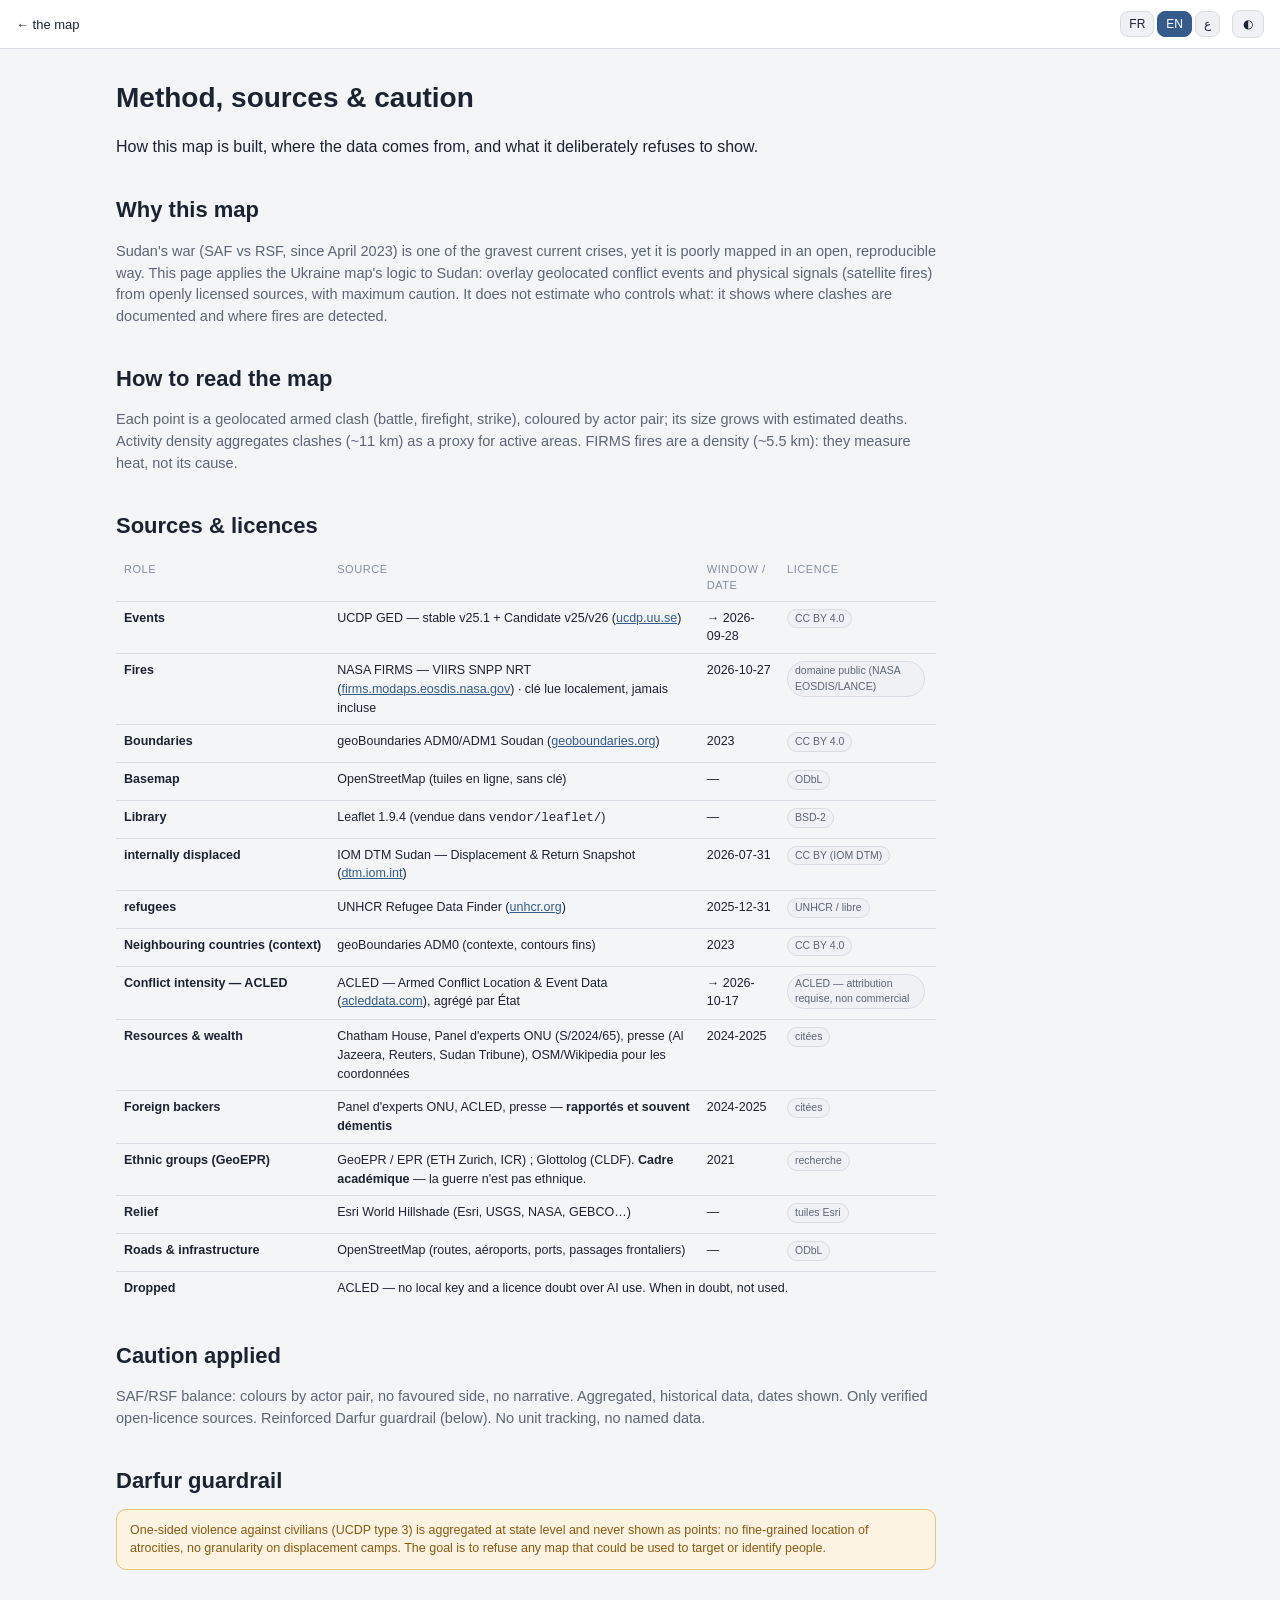
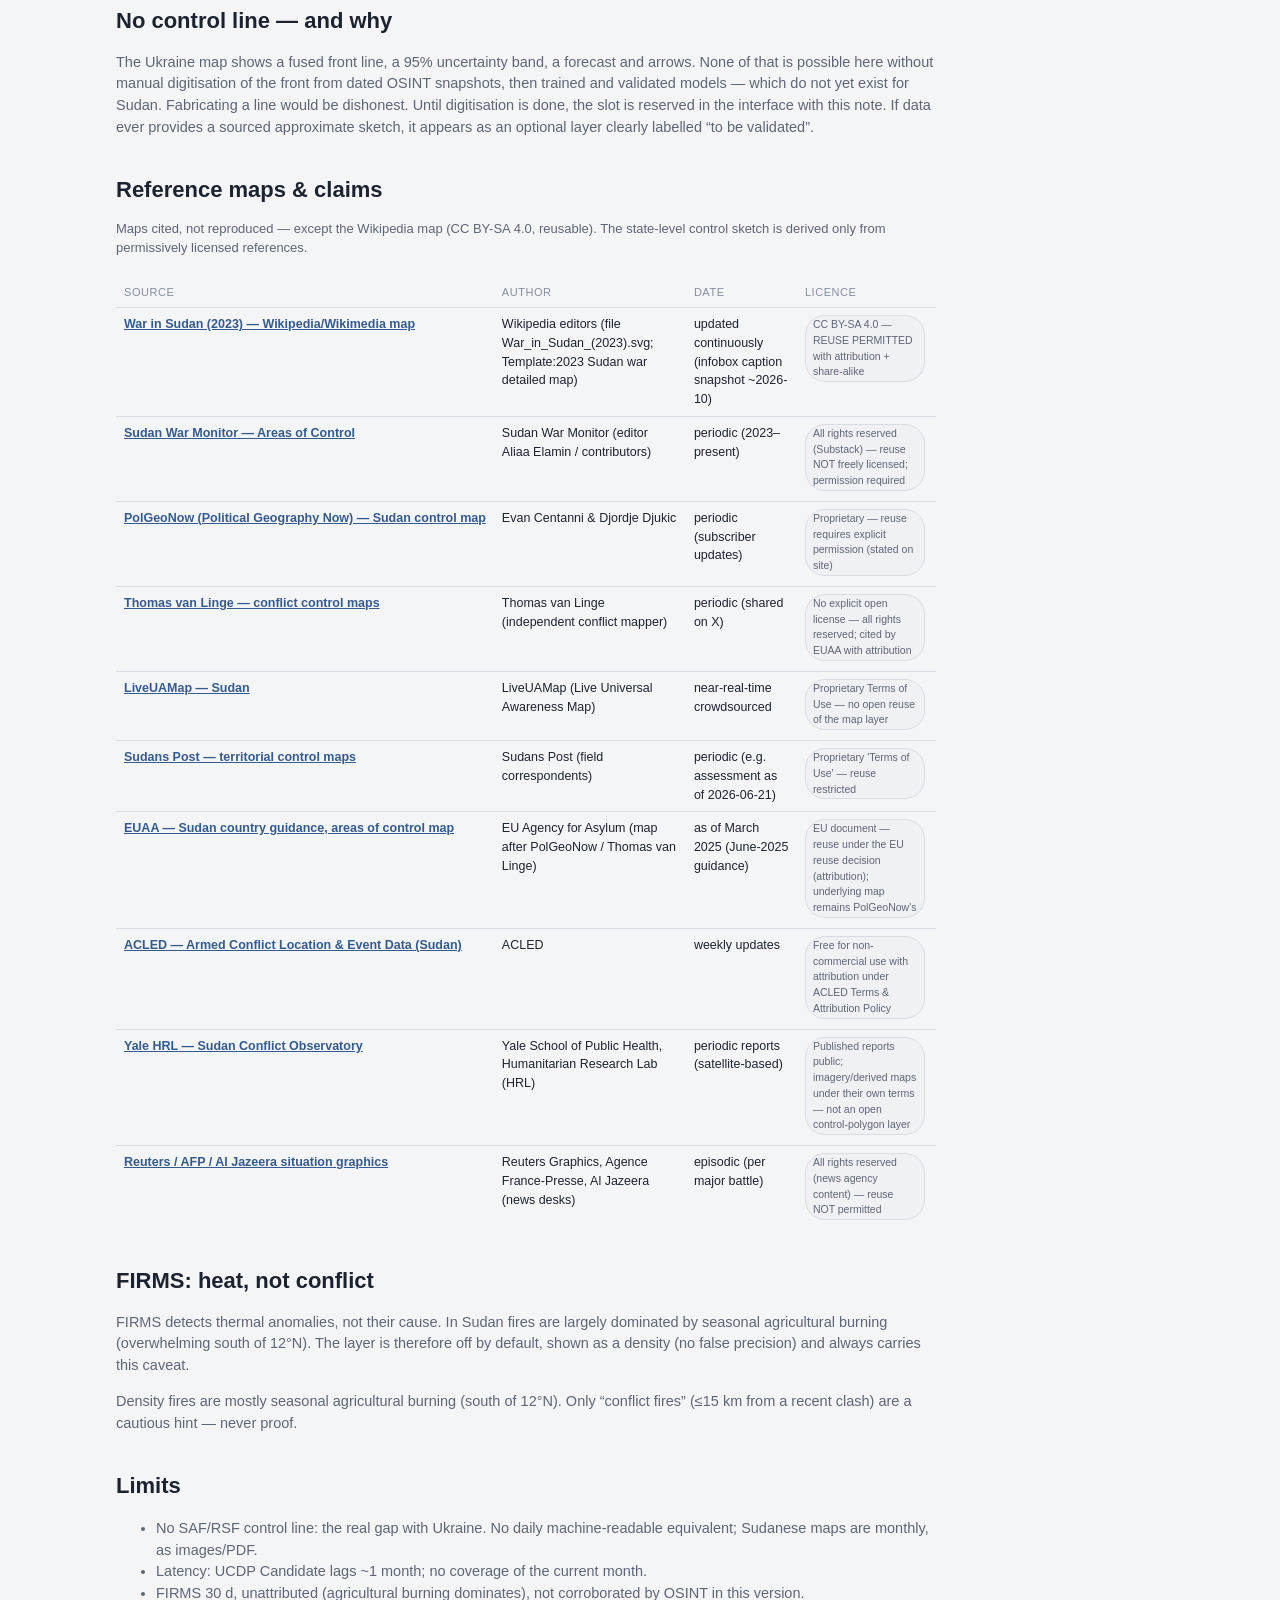
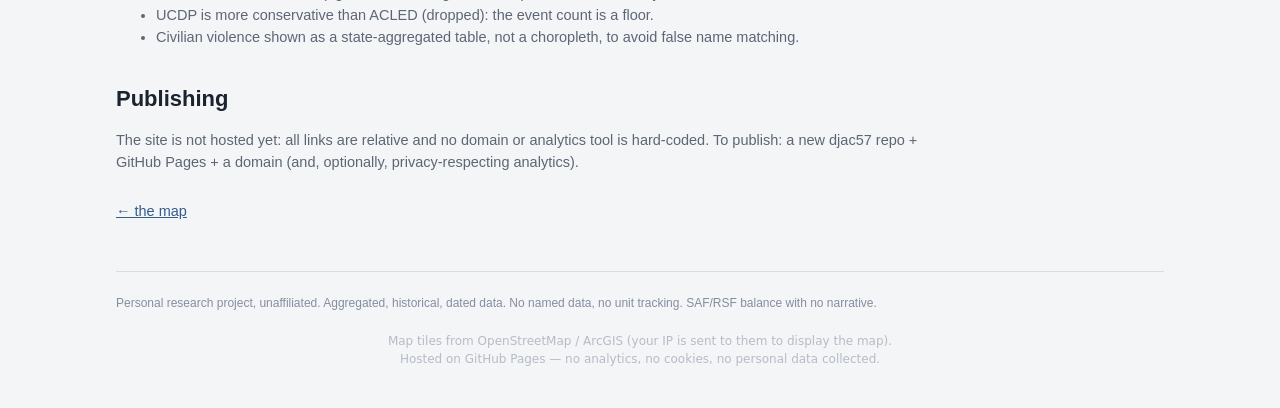
<file: methode.html>
<!doctype html>
<html lang="fr">
<head>
<meta charset="utf-8">
<meta name="viewport" content="width=device-width, initial-scale=1, viewport-fit=cover">
<title>Méthode, sources &amp; prudence — carte du conflit au Soudan</title>
<meta name="description" content="Méthode et sources de la carte du conflit au Soudan : événements UCDP géolocalisés, feux NASA FIRMS/VIIRS, frontières geoBoundaries. Prudence, garde-fou Darfour, et pourquoi il n'y a pas de ligne de contrôle.">
<meta name="robots" content="index, follow">
<meta name="theme-color" content="#10141c">
<meta property="og:type" content="article">
<meta property="og:title" content="Méthode, sources &amp; prudence — carte du conflit au Soudan">
<meta property="og:description" content="D'où viennent les données, et ce que la carte refuse volontairement de montrer.">
<meta property="og:locale" content="fr_FR">
<meta property="og:locale:alternate" content="en_US">
<link rel="icon" type="image/svg+xml" href="logo.svg">
<link rel="stylesheet" href="style.css">
<!-- TODO publication : canonical absolu quand le domaine sera connu. -->
</head>
<body>
<header class="top">
  <div><a href="index.html" class="backlink" data-t="mBack" style="color:inherit;text-decoration:none">← la carte</a></div>
  <div class="spacer"></div>
  <span class="langs" role="group" aria-label="Langue / Language">
    <button class="btn" data-l="fr" type="button" aria-pressed="true">FR</button>
    <button class="btn" data-l="en" type="button" aria-pressed="false">EN</button>
    <button class="btn" data-l="ar" type="button" aria-pressed="false">ع</button>
  </span>
  <button class="btn" data-theme-toggle type="button" aria-label="Thème clair/sombre">◐</button>
</header>

<div class="wrap">
<article class="method">
  <h1 data-t="mTitle" style="font-size:28px;margin:28px 0 6px">Méthode, sources &amp; prudence</h1>
  <p class="lead" data-t="mLead">Comment cette carte est construite, d'où viennent les données, et ce qu'elle refuse volontairement de montrer.</p>

  <h2 data-t="mWhyH">Pourquoi cette carte</h2>
  <p data-t="mWhy">…</p>

  <h2 data-t="mReadH">Comment lire la carte</h2>
  <p data-t="mRead">…</p>

  <h2 data-t="mSrcH">Sources &amp; licences</h2>
  <div class="tablewrap">
  <table class="src">
    <thead><tr><th data-t="thRole">Rôle</th><th data-t="thSource">Source</th><th data-t="thWindow">Fenêtre / date</th><th data-t="thLicense">Licence</th></tr></thead>
    <tbody>
      <tr><td data-t="srcEvents">Événements</td><td>UCDP GED — stable v25.1 + Candidate v25/v26 (<a href="https://ucdp.uu.se/downloads/" rel="noopener">ucdp.uu.se</a>)</td><td>→ 2026-09-28</td><td><span class="tag">CC BY 4.0</span></td></tr>
      <tr><td data-t="srcFires">Feux</td><td>NASA FIRMS — VIIRS SNPP NRT (<a href="https://firms.modaps.eosdis.nasa.gov/" rel="noopener">firms.modaps.eosdis.nasa.gov</a>) · clé lue localement, jamais incluse</td><td>2026-10-27</td><td><span class="tag">domaine public (NASA EOSDIS/LANCE)</span></td></tr>
      <tr><td data-t="srcBound">Frontières</td><td>geoBoundaries ADM0/ADM1 Soudan (<a href="https://www.geoboundaries.org/" rel="noopener">geoboundaries.org</a>)</td><td>2023</td><td><span class="tag">CC BY 4.0</span></td></tr>
      <tr><td data-t="srcBase">Fond de carte</td><td>OpenStreetMap (tuiles en ligne, sans clé)</td><td>—</td><td><span class="tag">ODbL</span></td></tr>
      <tr><td data-t="srcLib">Bibliothèque</td><td>Leaflet 1.9.4 (vendue dans <code>vendor/leaflet/</code>)</td><td>—</td><td><span class="tag">BSD-2</span></td></tr>
      <tr><td data-t="humIdp">déplacés internes</td><td>IOM DTM Sudan — Displacement &amp; Return Snapshot (<a href="https://dtm.iom.int/sudan" rel="noopener">dtm.iom.int</a>)</td><td>2026-07-31</td><td><span class="tag">CC BY (IOM DTM)</span></td></tr>
      <tr><td data-t="humRefugees">réfugiés</td><td>UNHCR Refugee Data Finder (<a href="https://www.unhcr.org/refugee-statistics/" rel="noopener">unhcr.org</a>)</td><td>2025-12-31</td><td><span class="tag">UNHCR / libre</span></td></tr>
      <tr><td data-t="lyrNeighbors">Pays voisins</td><td>geoBoundaries ADM0 (contexte, contours fins)</td><td>2023</td><td><span class="tag">CC BY 4.0</span></td></tr>
      <tr><td data-t="lyrAcled">Intensité ACLED</td><td>ACLED — Armed Conflict Location &amp; Event Data (<a href="https://acleddata.com" rel="noopener">acleddata.com</a>), agrégé par État</td><td>→ 2026-10-17</td><td><span class="tag">ACLED — attribution requise, non commercial</span></td></tr>
      <tr><td data-t="lyrResources">Ressources</td><td>Chatham House, Panel d'experts ONU (S/2024/65), presse (Al Jazeera, Reuters, Sudan Tribune), OSM/Wikipedia pour les coordonnées</td><td>2024-2025</td><td><span class="tag">citées</span></td></tr>
      <tr><td data-t="lyrBackers">Soutiens étrangers</td><td>Panel d'experts ONU, ACLED, presse — <b>rapportés et souvent démentis</b></td><td>2024-2025</td><td><span class="tag">citées</span></td></tr>
      <tr><td data-t="lyrEthnoGroups">Ethno-linguistique</td><td>GeoEPR / EPR (ETH Zurich, ICR) ; Glottolog (CLDF). <b>Cadre académique</b> — la guerre n'est pas ethnique.</td><td>2021</td><td><span class="tag">recherche</span></td></tr>
      <tr><td data-t="lyrRelief">Relief</td><td>Esri World Hillshade (Esri, USGS, NASA, GEBCO…)</td><td>—</td><td><span class="tag">tuiles Esri</span></td></tr>
      <tr><td data-t="lyrInfra">Routes &amp; infra</td><td>OpenStreetMap (routes, aéroports, ports, passages frontaliers)</td><td>—</td><td><span class="tag">ODbL</span></td></tr>
      <tr><td data-t="srcDropped">Écartée</td><td data-t="srcDroppedWhy" colspan="3">ACLED — pas de clé locale et doute de licence sur l'usage IA.</td></tr>
    </tbody>
  </table>
  </div>

  <h2 data-t="mPrudH">Prudence appliquée</h2>
  <p data-t="mPrud">…</p>

  <h2 data-t="mGuardH">Garde-fou Darfour</h2>
  <div class="guard"><span data-t="mGuard">…</span></div>

  <h2 data-t="mControlH">Pas de ligne de contrôle — et pourquoi</h2>
  <p data-t="mControl">…</p>

  <h2 data-t="refsTitle">Cartes de référence &amp; revendications</h2>
  <p data-t="refsNote" class="muted" style="font-size:13px">…</p>
  <div class="tablewrap"><table class="src" id="refTable"></table></div>

  <h2 data-t="mFirmsH">FIRMS : chaleur, pas conflit</h2>
  <p data-t="mFirms">…</p>
  <p data-t="firesNoteShort" class="muted">…</p>

  <h2 data-t="mLimitsH">Limites</h2>
  <ul>
    <li data-t="limit1">…</li>
    <li data-t="limit2">…</li>
    <li data-t="limit3">…</li>
    <li data-t="limit4">…</li>
    <li data-t="limit5">…</li>
  </ul>

  <h2 data-t="mPublishH">Publication</h2>
  <p data-t="mPublish">…</p>

  <p class="backlink" style="margin-top:28px"><a href="index.html" data-t="mBack">← la carte</a></p>
</article>

<footer>
  <p data-t="footDisclaimer">Projet personnel de recherche, non affilié.</p>
<p class="rgpd-note" style="font:400 12px/1.5 system-ui,-apple-system,sans-serif;opacity:.55;text-align:center;max-width:72ch;margin:1.25rem auto 0;padding:0 1rem" data-fr="Fonds de carte OpenStreetMap / ArcGIS (votre adresse IP leur est transmise pour afficher la carte). Hébergé sur GitHub Pages — aucune analytics, aucun cookie, aucune donnée personnelle collectée." data-en="Map tiles from OpenStreetMap / ArcGIS (your IP is sent to them to display the map). Hosted on GitHub Pages — no analytics, no cookies, no personal data collected.">Fonds de carte OpenStreetMap / ArcGIS (votre adresse IP leur est transmise pour afficher la carte). Hébergé sur GitHub Pages — aucune analytics, aucun cookie, aucune donnée personnelle collectée.</p>
</footer>
</div>

<script src="i18n.js"></script>
<script src="data/layer_maps.js"></script>
<script src="chrome.js"></script>
<script>
/* Render the reference-maps table from window.SUDAN.known_maps.references (dates via Intl). */
(function(){
  function esc(s){ return String(s==null?"":s).replace(/[&<>"']/g,function(c){return {"&":"&amp;","<":"&lt;",">":"&gt;",'"':"&quot;","'":"&#39;"}[c];}); }
  function render(){
    var tbl=document.getElementById("refTable"); if(!tbl) return;
    var km=(window.SUDAN&&window.SUDAN.known_maps)||{}; var refs=km.references||[];
    var T=window.SDN_T||function(k){return k;}; var fd=window.SDN_FMTDATE||function(s){return s;};
    if(!refs.length){ tbl.innerHTML=""; return; }
    var head="<thead><tr><th>"+T("thSource")+"</th><th>"+T("thAuthor")+"</th><th>"+T("thDate")+"</th><th>"+T("thLicense")+"</th></tr></thead>";
    var rows=refs.map(function(r){
      var nm = r.url ? '<a href="'+esc(r.url)+'" rel="noopener">'+esc(r.name||"?")+'</a>' : esc(r.name||"?");
      return "<tr><td>"+nm+"</td><td>"+esc(r.author||"—")+"</td><td>"+esc(fd(r.date))+"</td><td><span class='tag'>"+esc(r.license||"—")+"</span></td></tr>";
    }).join("");
    tbl.innerHTML=head+"<tbody>"+rows+"</tbody>";
  }
  render();
  document.addEventListener("sdn-lang", render);
})();
</script>
<script id="rgpd-lang">document.querySelectorAll(".rgpd-note").forEach(function(n){try{var en=(navigator.language||navigator.userLanguage||"").slice(0,2).toLowerCase()==="en";var v=n.getAttribute(en?"data-en":"data-fr");if(v)n.textContent=v;}catch(e){}});</script>
</body>
</html>
</file>
<file: style.css>
/* Soudan — carte du conflit. Thème clair/sombre via tokens CSS.
   Tokens sur :root, redéfinis en sombre (OS + bascule data-theme). */
:root{
  --bg:#f4f5f7; --panel:#ffffff; --panel-2:#f0f1f4; --ink:#1c2330; --muted:#5d6675; --faint:#848ea0;
  --line:#d8dce3; --accent:#355b8c; --accent-ink:#ffffff;
  --warn-bg:#fcf3e3; --warn-ink:#8a5a12; --warn-line:#e4c57e;
  --c-safrsf:#7b4fb0; --c-safoth:#2f7fc4; --c-rsfoth:#e08a33; --c-nonstate:#6f9134;
  --c-saf:#1f6091; --c-rsf:#c6562e; --c-contested:#9a6cc0; --c-neutral:#7a8699;
  --fire-lo:#b4502a; --fire-hi:#f0a030; --ember:#c8361a;
  --shadow:0 2px 14px rgba(20,30,50,.10);
  color-scheme:light;
}
@media (prefers-color-scheme:dark){:root:not([data-theme="light"]){
  --bg:#10141c; --panel:#171d28; --panel-2:#1f2733; --ink:#e7ecf3; --muted:#9aa6b6; --faint:#737f90;
  --line:#2a3340; --accent:#7fb0e6; --accent-ink:#0f141c;
  --warn-bg:#2d2412; --warn-ink:#e9c784; --warn-line:#5c4a22;
  --c-safrsf:#a784d8; --c-safoth:#5aa6e8; --c-rsfoth:#f0a855; --c-nonstate:#9bc157;
  --c-saf:#5a9ae0; --c-rsf:#e8814f; --c-contested:#b48fda; --c-neutral:#9aa6b6;
  --fire-lo:#c8603a; --fire-hi:#ffb84a; --ember:#ff5a3a;
  --shadow:0 2px 16px rgba(0,0,0,.4);
  color-scheme:dark;
}}
:root[data-theme="dark"]{
  --bg:#10141c; --panel:#171d28; --panel-2:#1f2733; --ink:#e7ecf3; --muted:#9aa6b6; --faint:#737f90;
  --line:#2a3340; --accent:#7fb0e6; --accent-ink:#0f141c;
  --warn-bg:#2d2412; --warn-ink:#e9c784; --warn-line:#5c4a22;
  --c-safrsf:#a784d8; --c-safoth:#5aa6e8; --c-rsfoth:#f0a855; --c-nonstate:#9bc157;
  --c-saf:#5a9ae0; --c-rsf:#e8814f; --c-contested:#b48fda; --c-neutral:#9aa6b6;
  --fire-lo:#c8603a; --fire-hi:#ffb84a; --ember:#ff5a3a;
  --shadow:0 2px 16px rgba(0,0,0,.4);
  color-scheme:dark;
}
*{box-sizing:border-box}
html{-webkit-text-size-adjust:100%; overflow-x:hidden}
html,body{margin:0; max-width:100%}
body{font-family:-apple-system,BlinkMacSystemFont,"Segoe UI",Roboto,Helvetica,Arial,sans-serif;
  background:var(--bg); color:var(--ink); overflow-x:hidden; line-height:1.5;}
[dir="rtl"] body{direction:rtl}
a{color:var(--accent)}
.muted{color:var(--muted)}
.faint{color:var(--faint)}

/* ---- header ---- */
header.top{padding:10px 16px; background:var(--panel); border-bottom:1px solid var(--line);
  display:flex; align-items:center; gap:12px; flex-wrap:wrap; z-index:1200; position:relative;}
header.top h1{font-size:16px; margin:0; font-weight:650; letter-spacing:.2px;}
header.top .sub{font-size:12px; color:var(--muted); margin:0;}
header .spacer{flex:1}
.langs{display:inline-flex; gap:3px}
.btn{font:inherit; font-size:12px; padding:6px 10px; border:1px solid var(--line);
  background:var(--panel-2); color:var(--ink); border-radius:8px; cursor:pointer; line-height:1.2;}
.btn:hover{border-color:var(--accent)}
.btn[aria-pressed="true"]{background:var(--accent); color:var(--accent-ink); border-color:var(--accent)}
.langs .btn{padding:5px 8px}

/* ---- guardrail banner (permanent) ---- */
.warnbar{background:var(--warn-bg); color:var(--warn-ink); border-bottom:1px solid var(--warn-line);
  font-size:11.5px; padding:7px 16px; line-height:1.4;}
.warnbar b{font-weight:700}

/* ---- humanitarian hero banner ---- */
.humhero{background:var(--panel); border-top:1px solid var(--line); border-bottom:3px solid var(--accent);
  padding:12px 16px;}
.humhero[hidden]{display:none}
.disptl{margin:12px 0 4px; max-width:860px}
.disptl-ttl{font:600 12px/1.3 system-ui,sans-serif; color:var(--muted); margin-bottom:4px}
.disptl svg{width:100%; height:auto; display:block}
.disptl-note{font:400 11px/1.4 system-ui,sans-serif; color:var(--muted); margin-top:4px}
.humhero-figs{display:flex; flex-wrap:wrap; gap:10px 28px; align-items:baseline;}
.humfig{display:flex; flex-direction:column; gap:1px}
.humfig b{font-size:clamp(22px,3.4vw,30px); font-weight:700; color:var(--accent); font-variant-numeric:tabular-nums; line-height:1.05}
.humfig .lab{font-size:12.5px; color:var(--ink); font-weight:600}
.humfig .src{font-size:11px; color:var(--muted)}
.humhero-caveat{margin:8px 0 0; font-size:11.5px; color:var(--muted); max-width:900px}
.humhero-ttl{font-size:11px; text-transform:uppercase; letter-spacing:.6px; color:var(--muted); width:100%; margin-bottom:2px}

/* ---- intro / framing strip (clarity + visible replay access) ---- */
.mapintro{display:flex; align-items:center; gap:12px; flex-wrap:wrap;
  padding:9px 16px; background:var(--panel-2); border-bottom:1px solid var(--line);}
.mapintro-what{margin:0; font-size:13px; color:var(--ink); flex:1 1 320px; min-width:0}
.mi-mb{display:none}
.replay-cta{font-size:13px; font-weight:650; padding:9px 14px; background:var(--accent); color:var(--accent-ink);
  border:1px solid var(--accent); border-radius:9px; cursor:pointer; white-space:nowrap;}
.replay-cta:hover{filter:brightness(1.06)}
.replay-cta[aria-pressed="true"]{background:var(--panel); color:var(--accent); border-color:var(--accent)}
#replayToggleWrap[hidden]{display:none}

/* ---- map shell ---- */
.app{display:flex; flex-direction:column; min-height:100dvh; max-width:100%; overflow-x:hidden;}
.main{position:relative; height:86vh; min-height:560px; overflow:hidden; width:min(calc(100% - 32px), 1280px); margin:0 auto; border:1px solid var(--line); border-radius:12px; box-shadow:var(--shadow);}
#map{position:absolute; inset:0; background:var(--panel-2);}
.leaflet-container{background:var(--panel-2); font-family:inherit;}
:root[data-theme="dark"] .leaflet-tile-pane{filter:invert(1) hue-rotate(180deg) brightness(.92) contrast(.9);}
@media (prefers-color-scheme:dark){:root:not([data-theme="light"]) .leaflet-tile-pane{filter:invert(1) hue-rotate(180deg) brightness(.92) contrast(.9);}}

/* ---- control card ---- */
/* off-canvas pieces: hidden on desktop, activated in the ≤640px media query */
.ctl-toggle{display:none; position:absolute; top:12px; right:12px; z-index:1300; width:44px; height:44px;
  align-items:center; justify-content:center; font-size:20px; background:var(--panel);
  border:1px solid var(--line); border-radius:10px; box-shadow:var(--shadow); color:var(--ink); cursor:pointer;}
.ctl-backdrop{display:none; position:absolute; inset:0; z-index:1500; background:rgba(0,0,0,.38);}
.ctl-head{display:none; align-items:center; justify-content:space-between; padding:10px 12px;
  border-bottom:1px solid var(--line); position:sticky; top:0; background:var(--panel); z-index:2;}
.ctl-head-t{font-size:13px; font-weight:650}
.ctl-close{width:40px; height:40px; font-size:24px; line-height:1; background:var(--panel-2);
  border:1px solid var(--line); border-radius:9px; color:var(--ink); cursor:pointer;}
.ctl{position:absolute; top:24px; right:24px; z-index:1000; width:238px; max-width:calc(100vw - 48px);
  background:color-mix(in srgb, var(--panel) 70%, transparent); -webkit-backdrop-filter:blur(14px) saturate(1.6); backdrop-filter:blur(14px) saturate(1.6);
  border:1px solid var(--line); border-radius:12px; box-shadow:0 10px 28px rgba(0,0,0,.22), 0 2px 6px rgba(0,0,0,.14);
  font-size:12px; overflow:hidden; top:24px; bottom:24px; height:auto; max-height:calc(100% - 48px); overflow-y:auto;}
.ctl h2{font-size:11px; text-transform:uppercase; letter-spacing:.6px; color:var(--muted);
  margin:0; padding:10px 12px 4px; display:flex; align-items:center; gap:6px}
.ctl .grp{padding:4px 12px 10px; border-bottom:1px solid var(--line);}
.ctl .grp:last-child{border-bottom:none}
.lgroup{border-bottom:1px solid var(--line);}
.lgroup>summary{cursor:pointer; padding:7px 12px; font-size:11px; text-transform:uppercase;
  letter-spacing:.5px; color:var(--muted); list-style:none; display:flex; align-items:center; gap:6px;}
.lgroup>summary::-webkit-details-marker{display:none}
.lgroup>summary::before{content:"▸"; font-size:9px; color:var(--faint)}
.lgroup[open]>summary::before{content:"▾"}
.lgbox{padding:0 12px 8px;}
.acledAttr{padding:6px 12px; font-size:11px; color:var(--muted); border-bottom:1px solid var(--line)}
.acledAttr a{color:var(--accent)}
.row{display:flex; align-items:center; gap:8px; padding:4px 0; cursor:pointer;}
.row input{accent-color:var(--accent); margin:0; flex:0 0 auto}
.sw{width:14px; height:14px; border-radius:50%; flex:0 0 auto; border:1px solid rgba(0,0,0,.2);}
.sw.sq{border-radius:3px}
.lab{flex:1; line-height:1.2}
.cnt{color:var(--muted); font-variant-numeric:tabular-nums; font-size:11px;}
.times{display:flex; flex-wrap:wrap; gap:4px; padding-top:4px;}
.times .btn{padding:4px 8px; font-size:11px}
.times .btn[aria-pressed="true"]{background:var(--accent); color:var(--accent-ink); border-color:var(--accent)}
.focusbtns{display:flex; flex-wrap:wrap; gap:4px; padding-top:4px}
.focusbtns .btn{padding:4px 8px; font-size:11px}
.subrow{padding:2px 0 2px 22px}
.subrow select{font:inherit; font-size:11px; padding:3px 6px; border:1px solid var(--line);
  background:var(--panel-2); color:var(--ink); border-radius:6px; max-width:100%}
.chips{display:flex; flex-wrap:wrap; gap:10px; margin-top:10px}
.chip-c{display:inline-flex; align-items:center; gap:6px; font-size:12px; color:var(--muted)}
.chip-c i{width:12px; height:12px; border-radius:3px; display:inline-block; flex:0 0 auto}
.arrowico,.xico,.airico{background:none !important; border:0 !important}
.arrowico svg,.xico svg{display:block}
.airico{font-size:15px; line-height:16px; text-align:center; text-shadow:0 0 3px var(--panel),0 0 3px var(--panel)}

/* ---- replay temporal control ---- */
.replaytoggle[hidden]{display:none}
.btn-wide{width:100%; text-align:center; font-weight:600}
.replaybar{position:absolute; left:12px; right:12px; bottom:12px; z-index:1100;
  background:var(--panel); border:1px solid var(--line); border-radius:12px; box-shadow:var(--shadow);
  padding:9px 12px; font-size:12px;}
.replaybar[hidden]{display:none}
.replay-top{display:flex; align-items:center; gap:10px; margin-bottom:6px}
.replay-top .btn{min-width:38px; font-size:14px}
.replay-top select.mini{font:inherit; font-size:11px; padding:4px 6px; border:1px solid var(--line);
  background:var(--panel-2); color:var(--ink); border-radius:6px; margin-inline-start:auto}
.replay-month{font-weight:700; font-size:15px; font-variant-numeric:tabular-nums; letter-spacing:.2px; flex:1}
.replaybar input[type=range]{width:100%; accent-color:var(--accent); margin:2px 0}
.replay-ctls{display:flex; flex-wrap:wrap; gap:8px; margin:2px 0 4px}
.rseg{display:inline-flex}
.rseg .btn{border-radius:0; padding:5px 9px; font-size:11px}
.rseg .btn:first-child{border-radius:7px 0 0 7px}
.rseg .btn:last-child{border-radius:0 7px 7px 0; margin-inline-start:-1px}
.rseg .btn[aria-pressed="true"]{background:var(--accent); color:var(--accent-ink); border-color:var(--accent)}
.replay-foot{display:flex; flex-wrap:wrap; gap:4px 14px; align-items:baseline; margin-top:4px}
.replay-read{font-size:12px; color:var(--ink); font-variant-numeric:tabular-nums}
.replay-read b{color:var(--accent)}
.replay-cav{font-size:10.5px; color:var(--muted); margin-inline-start:auto}
@media (max-width:560px){ .replaybar{left:0; right:0; bottom:0; border-radius:12px 12px 0 0} .replay-cav{flex-basis:100%; margin:0} }

/* ---- legend (gradient layers) ---- */
.legend{position:absolute; bottom:12px; left:12px; z-index:1000;
  background:color-mix(in srgb, var(--panel) 50%, transparent); -webkit-backdrop-filter:blur(14px) saturate(1.6); backdrop-filter:blur(14px) saturate(1.6);
  border:1px solid var(--line); border-radius:10px; box-shadow:0 10px 28px rgba(0,0,0,.22), 0 2px 6px rgba(0,0,0,.14); padding:8px 11px;
  font-size:11px; max-width:260px; display:none;}
/* legend: header toggles the whole box; each section collapses on its own (closed body by default) */
.legend .legwrap{display:block; margin-top:6px; max-height:52vh; overflow-y:auto; overflow-x:hidden; overflow-wrap:anywhere}
.legend.collapsed .legwrap{display:none}
.legend-toggle{display:block; min-height:26px; line-height:26px; width:100%; text-align:start; background:none; border:0; color:var(--ink); font:inherit; font-size:11px; font-weight:650; text-transform:uppercase; letter-spacing:.4px; cursor:pointer; padding:0}
details.legsec{margin:0 0 4px}
details.legsec>summary.legtitle{cursor:pointer; list-style:none; padding:3px 0; display:block}
details.legsec>summary.legtitle::-webkit-details-marker{display:none}
details.legsec>summary.legtitle::before{content:"▸ "; color:var(--faint)}
details.legsec[open]>summary.legtitle::before{content:"▾ "}
details.legsec>.legsec-body{padding:0 0 4px 12px}
.legend .legtitle{font-size:10.5px; color:var(--muted); margin:0 0 3px; text-transform:uppercase; letter-spacing:.4px;}
.legend-toggle-old{display:none; width:100%; text-align:start; background:none; border:0; color:var(--muted);
  font:inherit; font-size:11px; text-transform:uppercase; letter-spacing:.4px; cursor:pointer; padding:0;}
.legend-toggle::before{content:"▾ "}
.legend.collapsed .legend-toggle::before{content:"▸ "}
.pill{display:inline-block;width:10px;height:10px;border-radius:50%;margin-right:5px;vertical-align:-1px}
.pill.sq{border-radius:2px}

/* ---- leaflet popups ---- */
.leaflet-popup-content{font-size:12px; line-height:1.45; margin:10px 12px;}
.leaflet-popup-content b{font-weight:650}
.leaflet-popup-content-wrapper{background:var(--panel); color:var(--ink); border-radius:10px}
.leaflet-popup-tip{background:var(--panel)}

/* ---- content below the map ---- */
.wrap{max-width:1080px; margin:0 auto; padding:0 16px;}
section{margin:30px 0;}
h2.sec{font-size:20px; margin:0 0 4px; letter-spacing:-.01em}
.seclead{color:var(--muted); font-size:13.5px; margin:0 0 14px; max-width:760px}
.card{background:var(--panel); border:1px solid var(--line); border-radius:12px; padding:14px 16px; box-shadow:var(--shadow)}

/* key figures */
.stats{display:grid; grid-template-columns:repeat(4,1fr); gap:1px; background:var(--line);
  border:1px solid var(--line); border-radius:12px; overflow:hidden; margin:0 0 16px}
.stats .stat{background:var(--panel); padding:13px 14px}
.stats .stat b{display:block; font-size:clamp(20px,3vw,27px); color:var(--accent); font-weight:600; font-variant-numeric:tabular-nums}
.stats .stat span{font-size:12px; color:var(--muted)}

/* state table */
.tablewrap{overflow-x:auto}
table.states{width:100%; border-collapse:collapse; font-size:12.5px; font-variant-numeric:tabular-nums}
table.states th,table.states td{padding:6px 8px; border-bottom:1px solid var(--line); text-align:right; white-space:nowrap}
table.states th{color:var(--faint); font-weight:500; font-size:11px; text-transform:uppercase; letter-spacing:.05em}
table.states td:first-child,table.states th:first-child{text-align:left}
table.states .bar{height:9px; border-radius:2px; background:var(--accent); opacity:.7; display:inline-block; vertical-align:middle}

/* timeline chart */
.chartwrap{position:relative}
.chart svg{display:block; width:100%; overflow:visible}
.chart .ax{fill:var(--faint); font-size:10px}
.chart .bar{fill:var(--accent)}
.chart .bar:hover{opacity:.78}
.chart .grid{stroke:var(--line); stroke-width:1}
.chart .base{stroke:var(--line); stroke-width:1}
.chtog{display:inline-flex; gap:4px; margin:0 0 8px}
.chtip{position:absolute; pointer-events:none; background:var(--panel); border:1px solid var(--line);
  border-radius:6px; padding:5px 8px; font-size:11.5px; color:var(--ink); box-shadow:var(--shadow);
  white-space:nowrap; display:none; z-index:5; font-variant-numeric:tabular-nums}
.chtip b{color:var(--accent)}

/* foreign-backers panel (primary reading) */
.bk-grid{display:grid; grid-template-columns:1fr 1fr; gap:18px}
.bk-h{margin:0 0 9px; font-size:15px; letter-spacing:.3px}
.bk-h.saf{color:var(--c-saf)} .bk-h.rsf{color:var(--c-rsf)}
.bk-list{list-style:none; margin:0; padding:0; display:flex; flex-direction:column; gap:9px}
.bk-list li{font-size:13.5px; line-height:1.3}
.bk-c{display:inline-block; width:9px; height:9px; border-radius:50%; margin-inline-end:7px; vertical-align:1px}
.bk-t{font-size:11.5px; color:var(--muted); margin:1px 0 0 16px}
[dir="rtl"] .bk-t{margin:1px 16px 0 0}
.bklbl{background:var(--panel); border:1px solid var(--line); color:var(--ink); font-size:10px;
  padding:1px 5px; border-radius:5px; box-shadow:var(--shadow); font-weight:600;}
.bklbl::before{display:none}
.langlbl{background:transparent; border:0; box-shadow:none; color:var(--ink); font-size:11px;
  font-weight:600; text-shadow:0 0 4px var(--panel),0 0 4px var(--panel),0 0 3px var(--panel); white-space:nowrap;}
.langlbl::before{display:none}
@media (max-width:640px){ .bk-grid{grid-template-columns:1fr; gap:14px} }

/* honesty / control slot */
.guard{background:var(--warn-bg); border:1px solid var(--warn-line); color:var(--warn-ink);
  border-radius:10px; padding:11px 13px; margin:12px 0; font-size:12.5px; line-height:1.5}
.guard b{font-weight:700}
.slot{border:1px dashed var(--line); border-radius:12px; padding:14px 16px; background:var(--panel-2);
  color:var(--muted); font-size:13px}
.slot b{color:var(--ink)}

/* sources table (method page + teaser) */
table.src{width:100%; border-collapse:collapse; font-size:12.5px; margin-top:6px}
table.src td,table.src th{padding:7px 8px; border-top:1px solid var(--line); vertical-align:top; text-align:left}
table.src th{color:var(--faint); font-weight:500; font-size:11px; text-transform:uppercase; letter-spacing:.05em; border-top:none}
table.src td:first-child{white-space:nowrap; color:var(--ink); font-weight:600}
.tag{display:inline-block; font-size:10.5px; padding:1px 7px; border-radius:20px;
  background:var(--panel-2); border:1px solid var(--line); color:var(--muted); margin:0 3px 3px 0;}

/* method page prose */
.method{max-width:820px}
.method h2{font-size:22px; margin:34px 0 6px}
.method h3{font-size:16px; margin:22px 0 4px}
.method p,.method li{color:var(--muted); font-size:14.5px}
.method strong{color:var(--ink)}
.method .lead{font-size:16px; color:var(--ink)}
.backlink{font-size:13px}

footer{border-top:1px solid var(--line); margin-top:48px; padding:22px 0 40px; font-size:12px; color:var(--faint)}
footer p{margin:0 0 7px; max-width:860px}
footer a{color:var(--muted)}

@media (max-width:760px){
  .stats{grid-template-columns:1fr 1fr}
  .main{height:62vh; min-height:360px}
  .ctl{width:210px; font-size:11.5px}
}
@media (max-width:420px){
  .stats{grid-template-columns:1fr 1fr}
}

/* ============ MOBILE UX (≤640px) — carte en grand, couches/replay à la demande ============ */
@media (max-width:640px){
  /* header compact, cibles tactiles ≥44px */
  header.top{padding:8px 12px; gap:8px}
  header.top h1{font-size:15px; line-height:1.15}
  header.top .sub{font-size:11px}
  .langs{gap:4px}
  .langs .btn{min-height:44px; min-width:40px; padding:0 10px; display:inline-flex; align-items:center}
  header.top [data-theme-toggle]{min-height:44px; min-width:44px}

  /* cadrage : une ligne courte + bouton Replay bien visible */
  .mapintro{padding:8px 12px; gap:8px}
  .mi-dk{display:none}
  .mi-mb{display:inline}
  .mapintro-what{font-size:12px; flex:1 1 100%}
  .replay-cta{flex:1 1 100%; text-align:center; min-height:46px; font-size:14px}

  /* bandeau humanitaire compact (1-2 lignes, pas un pavé) */
  .humhero{padding:8px 12px}
  .humhero-ttl{font-size:9.5px; margin-bottom:0}
  .humhero-figs{gap:2px 18px; align-items:baseline}
  .humfig{flex-direction:row; align-items:baseline; gap:6px}
  .humfig b{font-size:19px}
  .humfig .lab{font-size:11.5px}
  .humfig .src{display:none}            /* la source détaillée est dans le caveat + page méthode */
  .humhero-caveat{font-size:10px; margin-top:5px}

  /* la carte occupe l'écran ; le panneau vient par-dessus à la demande */
  .main{height:72vh; min-height:420px}

  /* bouton ☰ + tiroir off-canvas (fermé par défaut) */
  .ctl-toggle{display:flex}
  .ctl-head{display:flex}
  .ctl{top:0; bottom:0; left:auto; right:0; width:min(310px,86vw); max-width:86vw; height:100%;
    max-height:100%; border-radius:12px 0 0 12px; transform:translateX(102%);
    transition:transform .22s ease; z-index:1600; font-size:13px; box-shadow:0 0 34px rgba(0,0,0,.45);
    -webkit-overflow-scrolling:touch;}
  .ctl.open{transform:translateX(0)}
  [dir="rtl"] .ctl{right:auto; left:0; border-radius:0 12px 12px 0; transform:translateX(-102%)}
  [dir="rtl"] .ctl.open{transform:translateX(0)}
  [dir="rtl"] .ctl-toggle{right:auto; left:12px}
  .ctl-backdrop:not([hidden]){display:block}
  /* cibles tactiles dans le tiroir */
  .ctl .row{padding:9px 0; min-height:44px; gap:10px}
  .ctl .row input{width:20px; height:20px}
  .ctl h2{font-size:11px; padding:9px 12px 3px}
  .lgroup>summary{padding:12px 12px; min-height:44px; font-size:11px}
  .lgbox{padding:0 12px 6px}
  .times .btn,.focusbtns .btn{min-height:40px; padding:7px 12px; font-size:12px}
  .btn-wide{min-height:46px}
  .subrow select{min-height:40px}

  /* légende mobile : chip repliable (fermée par défaut), lisible, sans débordement */
  .legend{left:8px; bottom:8px; right:auto; max-width:min(84vw,340px); font-size:11px;
    padding:5px 11px; border-radius:20px; overflow:hidden;}
  .legend-toggle{display:block; min-height:36px; line-height:36px; font-size:11.5px; font-weight:650; color:var(--ink)}
  .legend .legwrap{display:block; margin-top:6px; max-height:44vh; overflow-y:auto; overflow-x:hidden; overflow-wrap:anywhere; padding-bottom:2px}
  .legend{border-radius:12px; padding:8px 12px 10px}
  .legend.collapsed{padding:4px 12px}
  .legend.collapsed .legwrap{display:none}
  .legend .legtitle{margin-top:7px}
  .legend .pill{margin-right:4px}
  .main.replay-open .legend{display:none}

  /* barre de replay tactile, au-dessus de l'attribution Leaflet */
  .replaybar{left:0; right:0; bottom:0; border-radius:12px 12px 0 0; padding:10px 12px calc(12px + env(safe-area-inset-bottom));}
  .replay-top{gap:8px}
  .replay-top .btn{min-width:44px; min-height:44px; font-size:17px}
  .replay-top select.mini{min-height:40px}
  .rseg .btn{min-height:40px; padding:7px 11px; font-size:12px}
  .replay-month{font-size:16px}
  .replaybar input[type=range]{height:34px; margin:4px 0}
  .replay-read{font-size:12.5px}
  .replay-cav{flex-basis:100%; margin:0; font-size:10px}
  /* remonter les contrôles Leaflet (attribution/échelle) au-dessus de la barre de replay */
  .main.replay-open .leaflet-bottom{bottom:96px}

  /* popups adaptés au téléphone + bouton fermer ≥30px */
  .leaflet-popup-content-wrapper{max-width:86vw}
  .leaflet-popup-content{font-size:12.5px; margin:11px 13px; max-width:calc(86vw - 26px)}
  .leaflet-popup-close-button{width:30px !important; height:30px !important; font-size:22px !important;
    line-height:26px !important; padding:2px !important}

  /* sections de contenu : marges serrées */
  section{margin:24px 0}
  h2.sec{font-size:18px}
}
@media (max-width:360px){
  .humfig b{font-size:17px}
  .ctl{width:92vw; max-width:92vw}
}

/* count labels in the Europe spread: translucent, like the map panels (no arrow tail) */
.leaflet-tooltip.eu-count{background:color-mix(in srgb, var(--panel) 72%, transparent); -webkit-backdrop-filter:blur(10px) saturate(1.5); backdrop-filter:blur(10px) saturate(1.5);
  border:1px solid var(--line); border-radius:6px; box-shadow:none; color:var(--ink); padding:1px 6px; font:600 11px/1.4 system-ui,sans-serif;}
.leaflet-tooltip.eu-count::before{display:none}

/* sortable table headers: look like headers, act like buttons */
table.states th .sortbtn{background:none; border:0; padding:0; margin:0; font:inherit; color:inherit; cursor:pointer; text-align:inherit; text-transform:inherit; letter-spacing:inherit; white-space:nowrap}
table.states th .sortbtn:hover{color:var(--accent)}
table.states th .sortbtn:focus-visible{outline:2px solid var(--accent); outline-offset:2px; border-radius:3px}

/* collapsible sections of the layers panel (clashes, time window, focus views) — closed by default */
.ctl details.ctlsec{border-bottom:1px solid var(--line)}
.ctl details.ctlsec>summary{cursor:pointer; list-style:none; padding:9px 12px 6px; font-size:11px; font-weight:600; text-transform:uppercase; letter-spacing:.6px; color:var(--muted)}
.ctl details.ctlsec>summary::-webkit-details-marker{display:none}
.ctl details.ctlsec>summary::before{content:"▸ "; color:var(--faint)}
.ctl details.ctlsec[open]>summary::before{content:"▾ "}
.ctl details.ctlsec>.grp{border-bottom:none}

/* select / deselect all (panel and per group) */
.linkbtn{background:none; border:0; padding:2px 0; font:inherit; font-size:11px; color:var(--accent); cursor:pointer; text-decoration:underline; text-underline-offset:2px}
.linkbtn:focus-visible{outline:2px solid var(--accent); outline-offset:2px; border-radius:3px}
.ctl .ctl-all{display:flex; gap:14px; padding:6px 12px 2px; border-bottom:1px solid var(--line)}
.ctl .grpbtns{display:flex; gap:14px; padding:2px 0 6px}

/* replay bar close button (top right, inside the bar) */
.replay-x{position:absolute; top:4px; right:6px; z-index:2; width:30px; height:30px; border:0; border-radius:8px; background:transparent; color:var(--ink); font-size:20px; line-height:1; cursor:pointer}
.replay-x:hover{background:color-mix(in srgb, var(--ink) 10%, transparent)}
.replay-x:focus-visible{outline:2px solid var(--accent); outline-offset:1px}

/* replay controls: row moved down and clear of the × button; smaller play button with a triangle icon */
.replay-top{margin-top:10px; padding-right:40px}
.replay-play{min-width:30px; width:30px; height:30px; padding:0; display:inline-flex; align-items:center; justify-content:center; margin-top:0}
.replay-play svg{display:block}
</file>
